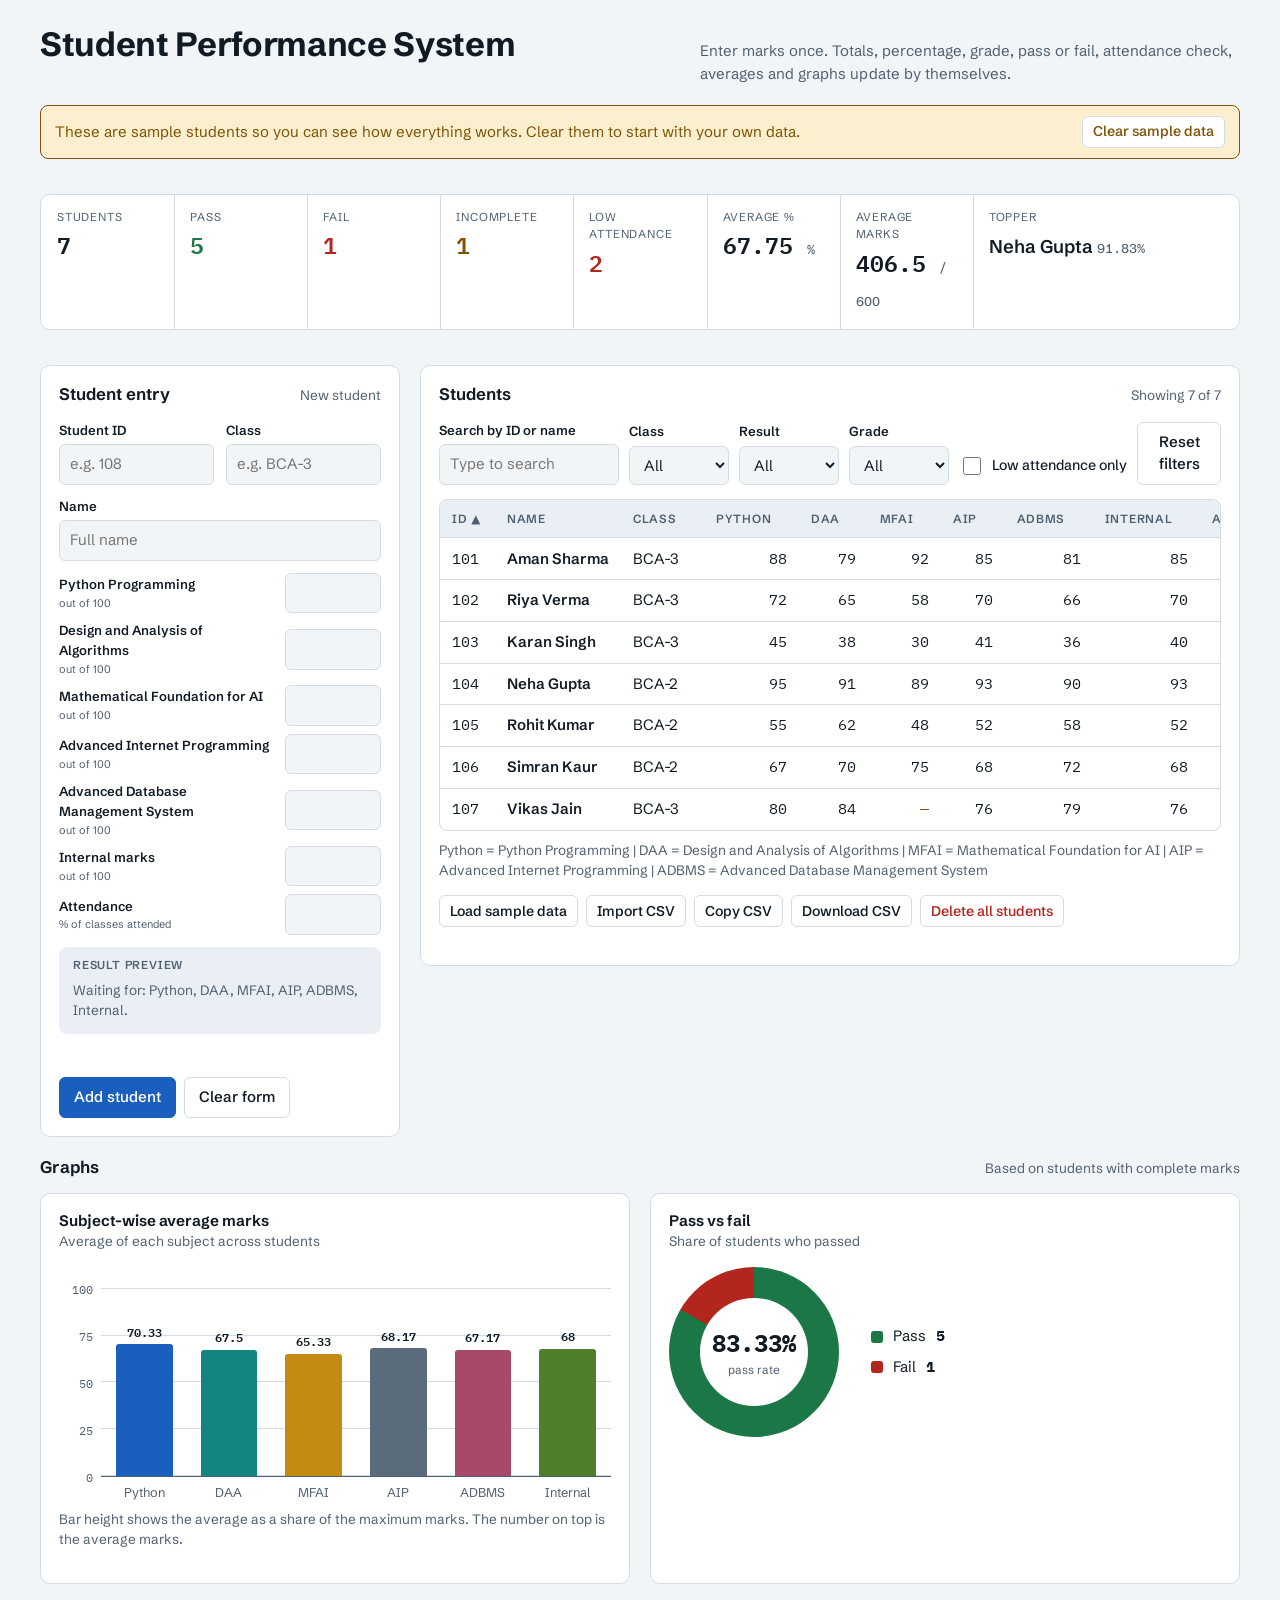
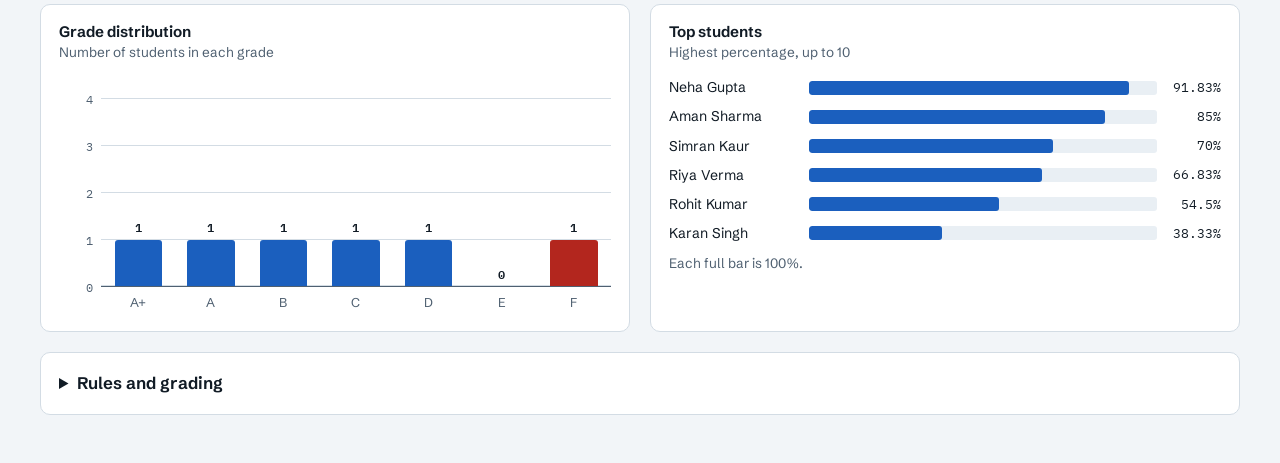
<file: index.html>
<!DOCTYPE html>
<html lang="en">
<head>
<meta charset="utf-8">
<meta name="viewport" content="width=device-width, initial-scale=1">
<title>Student Performance System</title>
<link rel="preconnect" href="https://fonts.googleapis.com">
<link rel="preconnect" href="https://fonts.gstatic.com" crossorigin>
<link rel="stylesheet" href="https://fonts.googleapis.com/css2?family=IBM+Plex+Mono:wght@400;500;600&family=Schibsted+Grotesk:wght@400;500;600;700&display=swap">
<link rel="stylesheet" href="style.css">
</head>
<body>
<div class="wrap">
  <header class="top">
    <h1>Student Performance System</h1>
    <p>Enter marks once. Totals, percentage, grade, pass or fail, attendance check, averages and graphs update by themselves.</p>
  </header>

  <div class="banner" id="sampleBanner" hidden>
    <span>These are sample students so you can see how everything works. Clear them to start with your own data.</span>
    <button type="button" class="btn small" id="clearSample">Clear sample data</button>
  </div>

  <dl class="summary" id="summary" aria-label="Summary of all students"></dl>

  <div class="layout">
    <section class="panel entry" aria-labelledby="entryTitle">
      <div class="panel-head">
        <h2 id="entryTitle">Student entry</h2>
        <span class="hint" id="modeHint">New student</span>
      </div>
      <form id="entryForm" novalidate>
        <div class="row">
          <div class="field"><label for="f-id">Student ID</label><input type="text" id="f-id" autocomplete="off" placeholder="e.g. 108"></div>
          <div class="field"><label for="f-class">Class</label><input type="text" id="f-class" autocomplete="off" placeholder="e.g. BCA-3"></div>
          <div class="field full"><label for="f-name">Name</label><input type="text" id="f-name" autocomplete="off" placeholder="Full name"></div>
          <div class="field full"><div class="mark-list" id="markFields"></div></div>
        </div>

        <div class="preview" aria-live="polite">
          <h3>Result preview</h3>
          <dl id="preview"></dl>
        </div>

        <p class="msg" id="formMsg" role="status" aria-live="polite"></p>

        <div class="btns">
          <button type="submit" class="btn primary" id="saveBtn">Add student</button>
          <button type="button" class="btn" id="clearBtn">Clear form</button>
          <button type="button" class="btn danger" id="deleteBtn" hidden>Delete student</button>
        </div>
      </form>
    </section>

    <section class="panel" aria-labelledby="tableTitle">
      <div class="panel-head">
        <h2 id="tableTitle">Students</h2>
        <span class="count" id="count"></span>
      </div>

      <div class="filters">
        <div class="field search"><label for="q">Search by ID or name</label><input type="text" id="q" autocomplete="off" placeholder="Type to search"></div>
        <div class="field"><label for="fClass">Class</label><select id="fClass"></select></div>
        <div class="field"><label for="fResult">Result</label>
          <select id="fResult"><option value="">All</option><option>Pass</option><option>Fail</option><option>Incomplete</option></select></div>
        <div class="field"><label for="fGrade">Grade</label><select id="fGrade"></select></div>
        <label class="check"><input type="checkbox" id="fLow"> Low attendance only</label>
        <button type="button" class="btn" id="resetFilters">Reset filters</button>
      </div>

      <div class="table-wrap">
        <table>
          <thead><tr id="thead"></tr></thead>
          <tbody id="tbody"></tbody>
        </table>
      </div>
      <p class="empty" id="emptyMsg" hidden></p>
      <p class="hint" id="subjectKey" style="margin-top:10px"></p>

      <div class="tools">
        <button type="button" class="btn small" id="loadSample">Load sample data</button>
        <button type="button" class="btn small" id="importBtn">Import CSV</button>
        <input type="file" id="importFile" accept=".csv,text/csv" hidden>
        <button type="button" class="btn small" id="copyCsv">Copy CSV</button>
        <button type="button" class="btn small" id="downloadCsv">Download CSV</button>
        <button type="button" class="btn small danger" id="clearAll">Delete all students</button>
      </div>
      <p class="msg" id="toolMsg" role="status" aria-live="polite"></p>
      <textarea class="csvbox" id="csvBox" readonly hidden aria-label="CSV text"></textarea>
    </section>
  </div>

  <section aria-labelledby="chartsTitle">
    <div class="panel-head"><h2 id="chartsTitle">Graphs</h2><span class="hint">Based on students with complete marks</span></div>
    <div class="charts">
      <div class="panel chart-card"><h3>Subject-wise average marks</h3><p class="hint">Average of each subject across students</p><div id="chartSubjects"></div></div>
      <div class="panel chart-card"><h3>Pass vs fail</h3><p class="hint">Share of students who passed</p><div id="chartPass"></div></div>
      <div class="panel chart-card"><h3>Grade distribution</h3><p class="hint">Number of students in each grade</p><div id="chartGrades"></div></div>
      <div class="panel chart-card"><h3>Top students</h3><p class="hint">Highest percentage, up to 10</p><div id="chartTop"></div></div>
    </div>
  </section>

  <section class="panel">
    <details class="rules" id="rules">
      <summary>Rules and grading</summary>
      <div class="rule-grid">
        <div class="field"><label for="r-maxSub">Max marks per subject</label><input type="number" id="r-maxSub" min="1" step="any"></div>
        <div class="field"><label for="r-maxInt">Max internal marks</label><input type="number" id="r-maxInt" min="1" step="any"></div>
        <div class="field"><label for="r-subPass">Pass marks per subject</label><input type="number" id="r-subPass" min="0" step="any"></div>
        <div class="field"><label for="r-overPass">Pass percentage overall</label><input type="number" id="r-overPass" min="0" max="100" step="any"></div>
        <div class="field"><label for="r-minAtt">Minimum attendance %</label><input type="number" id="r-minAtt" min="0" max="100" step="any"></div>
      </div>
      <p class="hint">Total = all five subjects + Internal. Percentage = Total divided by the maximum total. A student passes when every subject (Internal not included) is at or above the pass marks and the overall percentage is at or above the pass percentage. A failed student always gets grade F.</p>
      <p class="grades" aria-label="Grade bands"><span>A+ 90 and above</span><span>A 80 to 89</span><span>B 70 to 79</span><span>C 60 to 69</span><span>D 50 to 59</span><span>E 40 to 49</span><span>F below 40</span></p>
      <p class="msg info" id="ruleMsg"></p>
      <div class="btns"><button type="button" class="btn small" id="resetRules">Reset rules to default</button></div>
    </details>
  </section>
</div>

<script src="script.js"></script>
</body>
</html>
</file>
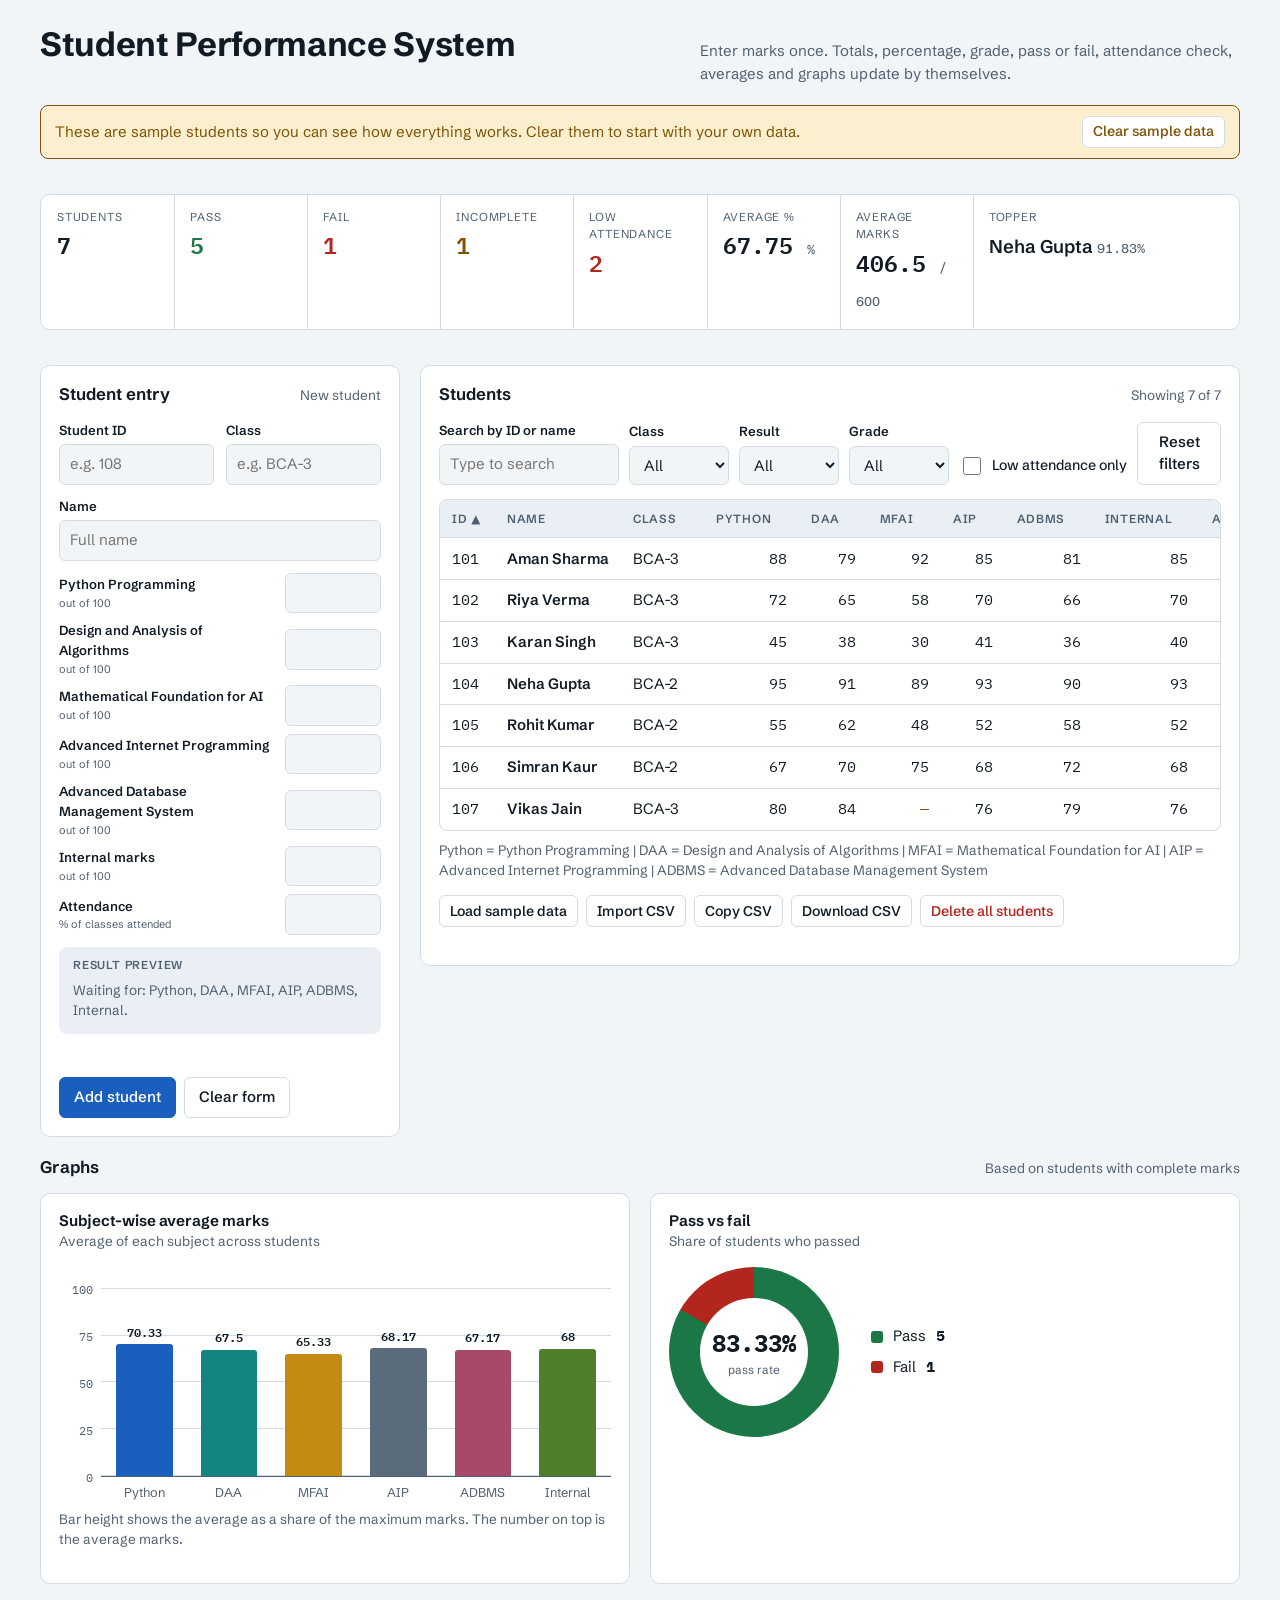
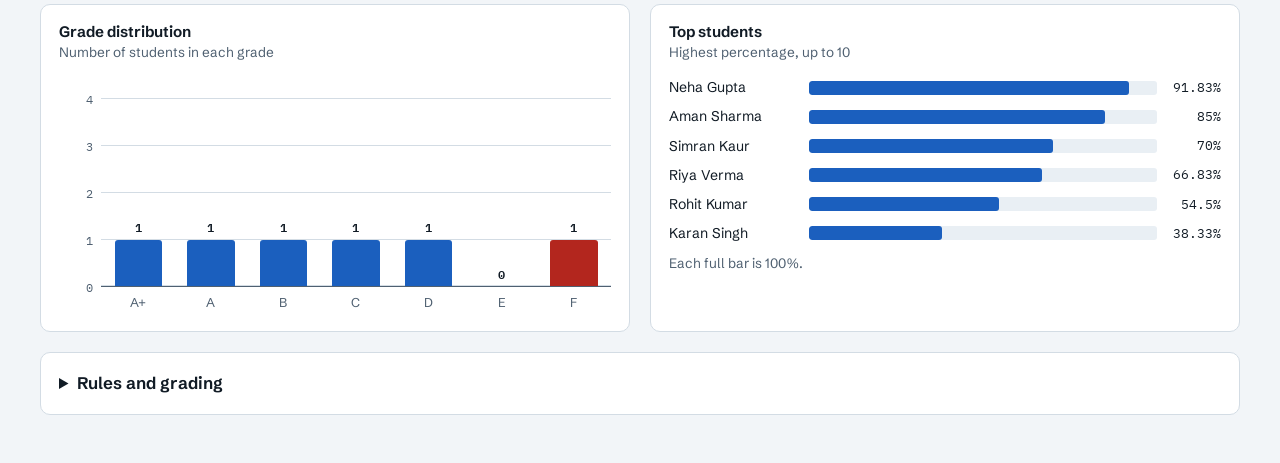
<file: Student_Performance_System_ONE_FILE.html>
<!DOCTYPE html>
<html lang="en">
<head>
<meta charset="utf-8">
<meta name="viewport" content="width=device-width, initial-scale=1">
<title>Student Performance System</title>
<link rel="preconnect" href="https://fonts.googleapis.com">
<link rel="preconnect" href="https://fonts.gstatic.com" crossorigin>
<link rel="stylesheet" href="https://fonts.googleapis.com/css2?family=IBM+Plex+Mono:wght@400;500;600&family=Schibsted+Grotesk:wght@400;500;600;700&display=swap">
<style>
/* Student Performance System - styles */
html { color-scheme: light; }
html, body { margin: 0; }
img { max-width: 100%; }
[hidden] { display: none !important; }

/* Layout: summary strip on top, entry form beside a sortable result table, charts and rules below. */
:root {
  --bg: #F2F5F8;
  --surface: #FFFFFF;
  --surface-2: #E9EFF4;
  --fg: #111B25;
  --muted: #4F6071;
  --line: #D3DCE4;
  --accent: #1B5FBE;
  --accent-fg: #FFFFFF;
  --good: #1B7746;
  --good-bg: #E2F3E9;
  --bad: #B3261E;
  --bad-bg: #FBE6E4;
  --warn: #7E5200;
  --warn-bg: #FBEFCF;
  --s1: #1B5FBE;
  --s2: #11857F;
  --s3: #C58A12;
  --s4: #5A6B7B;
  --s5: #A8486B;
  --s6: #4F7F2A;
  --font-body: "Schibsted Grotesk", system-ui, -apple-system, "Segoe UI", Roboto, sans-serif;
  --font-mono: "IBM Plex Mono", ui-monospace, "SF Mono", Consolas, monospace;
}
@media (prefers-color-scheme: dark) {
  :root:not([data-theme="light"]) {
    --bg: #0E151C;
    --surface: #161F28;
    --surface-2: #1E2A35;
    --fg: #E6EDF3;
    --muted: #96A7B6;
    --line: #2A3743;
    --accent: #6AA6FF;
    --accent-fg: #0B1520;
    --good: #5DC68C;
    --good-bg: #153121;
    --bad: #FF8F85;
    --bad-bg: #3A1D1B;
    --warn: #F0BB52;
    --warn-bg: #352A10;
    --s1: #6AA6FF;
    --s2: #4CC2BC;
    --s3: #E2B24C;
    --s4: #9DB0C2;
    --s5: #E083A3;
    --s6: #9CCB6A;
    color-scheme: dark;
  }
}
:root[data-theme="dark"] {
  --bg: #0E151C;
  --surface: #161F28;
  --surface-2: #1E2A35;
  --fg: #E6EDF3;
  --muted: #96A7B6;
  --line: #2A3743;
  --accent: #6AA6FF;
  --accent-fg: #0B1520;
  --good: #5DC68C;
  --good-bg: #153121;
  --bad: #FF8F85;
  --bad-bg: #3A1D1B;
  --warn: #F0BB52;
  --warn-bg: #352A10;
  --s1: #6AA6FF;
  --s2: #4CC2BC;
  --s3: #E2B24C;
  --s4: #9DB0C2;
  --s5: #E083A3;
  --s6: #9CCB6A;
  color-scheme: dark;
}

* { box-sizing: border-box; }
body {
  background: var(--bg);
  color: var(--fg);
  font-family: var(--font-body);
  font-size: 15px;
  line-height: 1.5;
  padding-inline: clamp(16px, 4vw, 40px);
  padding-block: 24px 48px;
}
.wrap { max-width: 1280px; margin: 0 auto; display: flex; flex-direction: column; gap: 20px; }
h1, h2, h3 { margin: 0; text-wrap: balance; line-height: 1.2; }
h1 { font-size: clamp(1.5rem, 1.1rem + 1.6vw, 2.1rem); font-weight: 700; letter-spacing: -0.01em; }
h2 { font-size: 1.05rem; font-weight: 650; }
p { margin: 0; }
button, input, select, textarea { font: inherit; color: inherit; }
:focus-visible { outline: 2px solid var(--accent); outline-offset: 2px; }
.mono { font-family: var(--font-mono); font-variant-numeric: tabular-nums; }

/* header */
.top { display: flex; flex-wrap: wrap; gap: 6px 24px; align-items: baseline; justify-content: space-between; }
.top p { color: var(--muted); max-width: 60ch; }

/* banner */
.banner { display: flex; flex-wrap: wrap; gap: 8px 16px; align-items: center; justify-content: space-between;
  background: var(--warn-bg); color: var(--warn); border: 1px solid var(--warn); border-radius: 8px; padding: 10px 14px; }
.banner[hidden] { display: none !important; }
.banner span { min-width: 0; }

/* summary strip */
.summary { display: grid; grid-template-columns: repeat(auto-fit, minmax(128px, 1fr)); background: var(--surface);
  border: 1px solid var(--line); border-radius: 10px; overflow: hidden; }
.summary > div { padding: 14px 16px; border-right: 1px solid var(--line); border-bottom: 1px solid var(--line); margin: 0 -1px -1px 0; min-width: 0; }
.summary dt { font-size: 0.72rem; text-transform: uppercase; letter-spacing: 0.07em; color: var(--muted); }
.summary dd { margin: 2px 0 0; font-family: var(--font-mono); font-variant-numeric: tabular-nums; font-size: 1.45rem; font-weight: 600; overflow-wrap: anywhere; }
.summary dd small { font-family: var(--font-body); font-size: 0.8rem; font-weight: 500; color: var(--muted); }
.summary .t-pass dd { color: var(--good); }
.summary .t-fail dd { color: var(--bad); }
.summary .t-warn dd { color: var(--warn); }
.summary .wide { grid-column: span 2; }
.summary .wide dd { font-family: var(--font-body); font-size: 1.15rem; padding-top: 5px; }

/* panels */
.panel { background: var(--surface); border: 1px solid var(--line); border-radius: 10px; padding: 18px; min-width: 0; }
.panel-head { display: flex; flex-wrap: wrap; gap: 8px 16px; align-items: baseline; justify-content: space-between; margin-bottom: 14px; }
.hint { color: var(--muted); font-size: 0.85rem; }

.layout { display: grid; grid-template-columns: minmax(300px, 360px) minmax(0, 1fr); gap: 20px; align-items: start; }
.entry { position: sticky; top: calc(env(safe-area-inset-top, 0px) + 16px); }
@media (max-width: 960px) {
  .layout { grid-template-columns: minmax(0, 1fr); }
  .entry { position: static; }
}

/* form */
form { display: flex; flex-direction: column; gap: 12px; }
.row { display: grid; grid-template-columns: repeat(2, minmax(0, 1fr)); gap: 12px; }
.field { display: flex; flex-direction: column; gap: 4px; min-width: 0; }
.field.full { grid-column: 1 / -1; }
label { font-size: 0.82rem; font-weight: 600; }
label small { font-weight: 400; color: var(--muted); }
input[type=text], input[type=number], select {
  width: 100%; background: var(--bg); border: 1px solid var(--line); border-radius: 6px; padding: 8px 10px; min-height: 38px;
}
input:hover, select:hover { border-color: var(--muted); }
input[aria-invalid="true"] { border-color: var(--bad); }

.preview { background: var(--surface-2); border-radius: 8px; padding: 12px 14px; }
.preview h3 { font-size: 0.72rem; text-transform: uppercase; letter-spacing: 0.07em; color: var(--muted); font-weight: 600; margin-bottom: 8px; }
.preview dl { display: grid; grid-template-columns: repeat(2, minmax(0, 1fr)); gap: 6px 12px; margin: 0; }
.preview dt { font-size: 0.78rem; color: var(--muted); }
.preview dd { margin: 0; font-family: var(--font-mono); font-variant-numeric: tabular-nums; font-weight: 600; }
.preview .note { grid-column: 1 / -1; color: var(--muted); font-size: 0.85rem; font-family: var(--font-body); font-weight: 400; }

.msg { min-height: 1.4em; font-size: 0.88rem; }
.msg.ok { color: var(--good); }
.msg.err { color: var(--bad); }
.msg.info { color: var(--warn); }

/* buttons */
.btns { display: flex; flex-wrap: wrap; gap: 8px; }
.btn { border: 1px solid var(--line); background: var(--surface); border-radius: 6px; padding: 8px 14px; min-height: 38px; cursor: pointer; font-weight: 550; }
.btn:hover { border-color: var(--muted); background: var(--surface-2); }
.btn.primary { background: var(--accent); color: var(--accent-fg); border-color: var(--accent); }
.btn.primary:hover { filter: brightness(1.08); background: var(--accent); }
.btn.danger { color: var(--bad); }
.btn.danger.armed { background: var(--bad); color: var(--bg); border-color: var(--bad); }
.btn[hidden] { display: none !important; }
.btn.small { min-height: 32px; padding: 4px 10px; font-size: 0.88rem; }

/* filters */
.filters { display: grid; grid-template-columns: minmax(180px, 2fr) repeat(3, minmax(100px, 1fr)) auto auto; gap: 10px; align-items: end; margin-bottom: 14px; }
.check { display: flex; align-items: center; gap: 8px; min-height: 38px; font-size: 0.88rem; font-weight: 500; white-space: nowrap; }
.check input { width: 18px; height: 18px; accent-color: var(--accent); }
@media (max-width: 760px) { .filters { grid-template-columns: repeat(2, minmax(0, 1fr)); } .filters .field.search { grid-column: 1 / -1; } }

/* table */
.table-wrap { overflow-x: auto; border: 1px solid var(--line); border-radius: 8px; }
table { border-collapse: collapse; width: 100%; min-width: 1240px; }
th, td { padding: 9px 12px; text-align: left; border-bottom: 1px solid var(--line); white-space: nowrap; }
tbody tr:last-child td { border-bottom: 0; }
th { background: var(--surface-2); font-size: 0.74rem; text-transform: uppercase; letter-spacing: 0.06em; color: var(--muted); padding: 0; }
th .th { width: 100%; text-align: inherit; background: none; border: 0; padding: 10px 12px; cursor: pointer; font-size: inherit; text-transform: inherit; letter-spacing: inherit; color: inherit; font-weight: 600; }
th .th:hover { color: var(--fg); }
th .arrow { display: inline-block; width: 1em; }
td.num, th.num { text-align: right; }
th.num .th { text-align: right; }
td.num { font-family: var(--font-mono); font-variant-numeric: tabular-nums; }
td.name { font-weight: 600; }
td.grade { font-family: var(--font-mono); font-weight: 700; }
tbody tr { cursor: pointer; }
tbody tr:hover { background: var(--surface-2); }
tbody tr.is-editing { background: var(--surface-2); box-shadow: inset 3px 0 0 var(--accent); }
.miss { color: var(--warn); }
.pill { display: inline-block; padding: 1px 9px; border-radius: 99px; font-size: 0.78rem; font-weight: 650; }
.pill.pass { background: var(--good-bg); color: var(--good); }
.pill.fail { background: var(--bad-bg); color: var(--bad); }
.pill.inc { background: var(--warn-bg); color: var(--warn); }
.tag-low { color: var(--bad); font-size: 0.75rem; font-weight: 650; margin-left: 6px; font-family: var(--font-body); }
.empty { padding: 28px 16px; text-align: center; color: var(--muted); }
.count { color: var(--muted); font-size: 0.85rem; }

.tools { display: flex; flex-wrap: wrap; gap: 8px; margin-top: 14px; align-items: center; }
.csvbox { width: 100%; min-height: 110px; margin-top: 10px; background: var(--bg); border: 1px solid var(--line); border-radius: 6px; padding: 8px; font-family: var(--font-mono); font-size: 0.8rem; }
.csvbox[hidden] { display: none !important; }

/* charts */
.charts { display: grid; grid-template-columns: repeat(2, minmax(0, 1fr)); gap: 20px; }
@media (max-width: 860px) { .charts { grid-template-columns: minmax(0, 1fr); } }
.chart-card h3 { font-size: 0.95rem; font-weight: 650; margin-bottom: 2px; }
.chart-card .hint { margin-bottom: 14px; }
.vchart { display: grid; grid-template-columns: 34px minmax(0, 1fr); grid-template-rows: 210px auto; column-gap: 8px; }
.yaxis { position: relative; margin-top: 22px; height: 188px; align-self: end; }
.ytick { position: absolute; right: 0; transform: translateY(50%); font-family: var(--font-mono); font-size: 0.72rem; color: var(--muted); }
.plot { position: relative; margin-top: 22px; height: 188px; align-self: end; border-bottom: 1px solid var(--muted); }
.gridline { position: absolute; left: 0; right: 0; border-top: 1px solid var(--line); }
.cols { position: absolute; inset: 0; display: grid; grid-auto-flow: column; grid-auto-columns: minmax(0, 1fr); gap: 10px; padding-inline: 6px; }
.col { position: relative; }
.bar { position: absolute; left: 12%; right: 12%; bottom: 0; border-radius: 3px 3px 0 0; min-height: 0; }
.bar-val { position: absolute; left: 0; right: 0; text-align: center; font-family: var(--font-mono); font-size: 0.78rem; font-weight: 600; margin-bottom: 3px; }
.xlabels { grid-column: 2; display: grid; grid-auto-flow: column; grid-auto-columns: minmax(0, 1fr); gap: 10px; padding: 6px 6px 0; }
.xlabels span { text-align: center; font-size: 0.8rem; color: var(--muted); overflow-wrap: anywhere; }
.donut-row { display: flex; flex-wrap: wrap; align-items: center; gap: 20px 32px; }
.donut { width: 170px; height: 170px; border-radius: 50%; display: grid; place-items: center; flex: none; }
.donut-hole { width: 108px; height: 108px; border-radius: 50%; background: var(--surface); display: flex; flex-direction: column; align-items: center; justify-content: center; }
.donut-hole strong { font-family: var(--font-mono); font-size: 1.5rem; }
.donut-hole span { font-size: 0.74rem; color: var(--muted); }
.legend { list-style: none; margin: 0; padding: 0; display: flex; flex-direction: column; gap: 8px; }
.legend li { display: flex; align-items: center; gap: 10px; }
.swatch { width: 12px; height: 12px; border-radius: 3px; flex: none; }
.legend b { font-family: var(--font-mono); }
.hbars { display: flex; flex-direction: column; gap: 8px; }
.hrow { display: grid; grid-template-columns: minmax(70px, 130px) minmax(0, 1fr) 54px; gap: 10px; align-items: center; }
.hrow .nm { font-size: 0.88rem; overflow: hidden; text-overflow: ellipsis; white-space: nowrap; }
.htrack { height: 14px; background: var(--surface-2); border-radius: 3px; overflow: hidden; }
.hfill { height: 100%; background: var(--s1); border-radius: 3px; }
.hrow .v { font-family: var(--font-mono); font-size: 0.82rem; text-align: right; }
.chart-empty { color: var(--muted); padding: 24px 0; }

/* rules */
details.rules summary { cursor: pointer; font-weight: 650; font-size: 1.05rem; }
details.rules[open] summary { margin-bottom: 14px; }
.rule-grid { display: grid; grid-template-columns: repeat(auto-fit, minmax(170px, 1fr)); gap: 12px; margin-bottom: 14px; }
.grades { display: flex; flex-wrap: wrap; gap: 6px 18px; margin: 10px 0 0; font-family: var(--font-mono); font-size: 0.85rem; }

@media (prefers-reduced-motion: no-preference) {
  .btn, tbody tr, .hfill { transition: background-color 0.12s, border-color 0.12s, filter 0.12s; }
}

/* subject entry rows: long subject names on the left, small input on the right */
.mark-list { display: flex; flex-direction: column; gap: 8px; }
.mark-row { display: grid; grid-template-columns: minmax(0, 1fr) 96px; gap: 12px; align-items: center; }
.mark-row label small { display: block; }
@media (max-width: 520px) { .xlabels span { font-size: 0.6rem; overflow-wrap: normal; } .bar-val { font-size: 0.64rem; } }
</style>
</head>
<body>
<div class="wrap">
  <header class="top">
    <h1>Student Performance System</h1>
    <p>Enter marks once. Totals, percentage, grade, pass or fail, attendance check, averages and graphs update by themselves.</p>
  </header>

  <div class="banner" id="sampleBanner" hidden>
    <span>These are sample students so you can see how everything works. Clear them to start with your own data.</span>
    <button type="button" class="btn small" id="clearSample">Clear sample data</button>
  </div>

  <dl class="summary" id="summary" aria-label="Summary of all students"></dl>

  <div class="layout">
    <section class="panel entry" aria-labelledby="entryTitle">
      <div class="panel-head">
        <h2 id="entryTitle">Student entry</h2>
        <span class="hint" id="modeHint">New student</span>
      </div>
      <form id="entryForm" novalidate>
        <div class="row">
          <div class="field"><label for="f-id">Student ID</label><input type="text" id="f-id" autocomplete="off" placeholder="e.g. 108"></div>
          <div class="field"><label for="f-class">Class</label><input type="text" id="f-class" autocomplete="off" placeholder="e.g. BCA-3"></div>
          <div class="field full"><label for="f-name">Name</label><input type="text" id="f-name" autocomplete="off" placeholder="Full name"></div>
          <div class="field full"><div class="mark-list" id="markFields"></div></div>
        </div>

        <div class="preview" aria-live="polite">
          <h3>Result preview</h3>
          <dl id="preview"></dl>
        </div>

        <p class="msg" id="formMsg" role="status" aria-live="polite"></p>

        <div class="btns">
          <button type="submit" class="btn primary" id="saveBtn">Add student</button>
          <button type="button" class="btn" id="clearBtn">Clear form</button>
          <button type="button" class="btn danger" id="deleteBtn" hidden>Delete student</button>
        </div>
      </form>
    </section>

    <section class="panel" aria-labelledby="tableTitle">
      <div class="panel-head">
        <h2 id="tableTitle">Students</h2>
        <span class="count" id="count"></span>
      </div>

      <div class="filters">
        <div class="field search"><label for="q">Search by ID or name</label><input type="text" id="q" autocomplete="off" placeholder="Type to search"></div>
        <div class="field"><label for="fClass">Class</label><select id="fClass"></select></div>
        <div class="field"><label for="fResult">Result</label>
          <select id="fResult"><option value="">All</option><option>Pass</option><option>Fail</option><option>Incomplete</option></select></div>
        <div class="field"><label for="fGrade">Grade</label><select id="fGrade"></select></div>
        <label class="check"><input type="checkbox" id="fLow"> Low attendance only</label>
        <button type="button" class="btn" id="resetFilters">Reset filters</button>
      </div>

      <div class="table-wrap">
        <table>
          <thead><tr id="thead"></tr></thead>
          <tbody id="tbody"></tbody>
        </table>
      </div>
      <p class="empty" id="emptyMsg" hidden></p>
      <p class="hint" id="subjectKey" style="margin-top:10px"></p>

      <div class="tools">
        <button type="button" class="btn small" id="loadSample">Load sample data</button>
        <button type="button" class="btn small" id="importBtn">Import CSV</button>
        <input type="file" id="importFile" accept=".csv,text/csv" hidden>
        <button type="button" class="btn small" id="copyCsv">Copy CSV</button>
        <button type="button" class="btn small" id="downloadCsv">Download CSV</button>
        <button type="button" class="btn small danger" id="clearAll">Delete all students</button>
      </div>
      <p class="msg" id="toolMsg" role="status" aria-live="polite"></p>
      <textarea class="csvbox" id="csvBox" readonly hidden aria-label="CSV text"></textarea>
    </section>
  </div>

  <section aria-labelledby="chartsTitle">
    <div class="panel-head"><h2 id="chartsTitle">Graphs</h2><span class="hint">Based on students with complete marks</span></div>
    <div class="charts">
      <div class="panel chart-card"><h3>Subject-wise average marks</h3><p class="hint">Average of each subject across students</p><div id="chartSubjects"></div></div>
      <div class="panel chart-card"><h3>Pass vs fail</h3><p class="hint">Share of students who passed</p><div id="chartPass"></div></div>
      <div class="panel chart-card"><h3>Grade distribution</h3><p class="hint">Number of students in each grade</p><div id="chartGrades"></div></div>
      <div class="panel chart-card"><h3>Top students</h3><p class="hint">Highest percentage, up to 10</p><div id="chartTop"></div></div>
    </div>
  </section>

  <section class="panel">
    <details class="rules" id="rules">
      <summary>Rules and grading</summary>
      <div class="rule-grid">
        <div class="field"><label for="r-maxSub">Max marks per subject</label><input type="number" id="r-maxSub" min="1" step="any"></div>
        <div class="field"><label for="r-maxInt">Max internal marks</label><input type="number" id="r-maxInt" min="1" step="any"></div>
        <div class="field"><label for="r-subPass">Pass marks per subject</label><input type="number" id="r-subPass" min="0" step="any"></div>
        <div class="field"><label for="r-overPass">Pass percentage overall</label><input type="number" id="r-overPass" min="0" max="100" step="any"></div>
        <div class="field"><label for="r-minAtt">Minimum attendance %</label><input type="number" id="r-minAtt" min="0" max="100" step="any"></div>
      </div>
      <p class="hint">Total = all five subjects + Internal. Percentage = Total divided by the maximum total. A student passes when every subject (Internal not included) is at or above the pass marks and the overall percentage is at or above the pass percentage. A failed student always gets grade F.</p>
      <p class="grades" aria-label="Grade bands"><span>A+ 90 and above</span><span>A 80 to 89</span><span>B 70 to 79</span><span>C 60 to 69</span><span>D 50 to 59</span><span>E 40 to 49</span><span>F below 40</span></p>
      <p class="msg info" id="ruleMsg"></p>
      <div class="btns"><button type="button" class="btn small" id="resetRules">Reset rules to default</button></div>
    </details>
  </section>
</div>

<script>
// ===== LOGIC-START =====
const DEFAULT_RULES = { maxSub: 100, maxInt: 100, subPass: 33, overPass: 40, minAtt: 75 };
const GRADE_BANDS = [[90, 'A+'], [80, 'A'], [70, 'B'], [60, 'C'], [50, 'D'], [40, 'E']];
const ALL_GRADES = ['A+', 'A', 'B', 'C', 'D', 'E', 'F'];
// Subjects badalne ya add karne ke liye sirf ye list edit karo (key chhota aur bina space ke rakho).
const SUBJECTS = [
  { key: 'python', short: 'Python', label: 'Python Programming' },
  { key: 'daa', short: 'DAA', label: 'Design and Analysis of Algorithms' },
  { key: 'mfai', short: 'MFAI', label: 'Mathematical Foundation for AI' },
  { key: 'aip', short: 'AIP', label: 'Advanced Internet Programming' },
  { key: 'adbms', short: 'ADBMS', label: 'Advanced Database Management System' }
];
const SUBJECT_KEYS = SUBJECTS.map(s => s.key);
const MARK_KEYS = SUBJECT_KEYS.concat(['internal']);
const NUM_KEYS = MARK_KEYS.concat(['attendance']);
const LABELS = { internal: 'Internal marks', attendance: 'Attendance' };
SUBJECTS.forEach(s => { LABELS[s.key] = s.short + ' marks'; });
function maxTotalFor(rules) { return SUBJECTS.length * rules.maxSub + rules.maxInt; }
// id, name, class, [marks in SUBJECTS order], internal, attendance
const SAMPLE = [
  ['101', 'Aman Sharma', 'BCA-3', [88, 79, 92, 85, 81], 85, 91],
  ['102', 'Riya Verma', 'BCA-3', [72, 65, 58, 70, 66], 70, 82],
  ['103', 'Karan Singh', 'BCA-3', [45, 38, 30, 41, 36], 40, 60],
  ['104', 'Neha Gupta', 'BCA-2', [95, 91, 89, 93, 90], 93, 96],
  ['105', 'Rohit Kumar', 'BCA-2', [55, 62, 48, 52, 58], 52, 73],
  ['106', 'Simran Kaur', 'BCA-2', [67, 70, 75, 68, 72], 68, 88],
  ['107', 'Vikas Jain', 'BCA-3', [80, 84, null, 76, 79], 76, 79]
].map(r => {
  const s = { id: r[0], name: r[1], cls: r[2], internal: r[4], attendance: r[5] };
  SUBJECT_KEYS.forEach((k, i) => { s[k] = r[3][i]; });
  return s;
});

function gradeFor(pct) {
  for (const [limit, g] of GRADE_BANDS) if (pct >= limit) return g;
  return 'F';
}
function maxFor(key, rules) {
  if (key === 'internal') return rules.maxInt;
  if (key === 'attendance') return 100;
  return rules.maxSub;
}
function compute(s, rules) {
  const marks = MARK_KEYS.map(k => s[k]);
  const att = s.attendance;
  const attStatus = att == null ? 'Missing' : (att >= rules.minAtt ? 'OK' : 'Low');
  if (marks.some(m => m == null)) {
    return { total: null, pct: null, grade: '-', result: 'Incomplete', attStatus };
  }
  const total = marks.reduce((a, b) => a + b, 0);
  const maxTotal = maxTotalFor(rules);
  const pct = total / maxTotal * 100;
  const subjectsOk = SUBJECT_KEYS.every(k => s[k] >= rules.subPass);
  const result = (subjectsOk && pct >= rules.overPass) ? 'Pass' : 'Fail';
  return { total, pct, grade: result === 'Pass' ? gradeFor(pct) : 'F', result, attStatus };
}
function fmt(n) {
  if (n == null) return '';
  return String(Number(n.toFixed(2)));
}
function toNumber(text) {
  const t = String(text == null ? '' : text).trim();
  if (t === '') return { blank: true };
  const v = Number(t);
  if (!isFinite(v)) return { bad: true };
  return { value: v };
}
function summarize(students, rules) {
  const rows = students.map(s => ({ s, c: compute(s, rules) }));
  const complete = rows.filter(r => r.c.result !== 'Incomplete');
  const out = {
    total: students.length, complete: complete.length, incomplete: students.length - complete.length,
    passed: complete.filter(r => r.c.result === 'Pass').length,
    failed: complete.filter(r => r.c.result === 'Fail').length,
    low: rows.filter(r => r.c.attStatus === 'Low').length,
    avgTotal: null, avgPct: null, topper: null
  };
  if (complete.length) {
    out.avgTotal = complete.reduce((a, r) => a + r.c.total, 0) / complete.length;
    out.avgPct = complete.reduce((a, r) => a + r.c.pct, 0) / complete.length;
    const top = complete.reduce((a, r) => (r.c.pct > a.c.pct ? r : a));
    out.topper = { name: top.s.name, pct: top.c.pct };
  }
  return out;
}
function parseCSV(text) {
  text = String(text).replace(/^﻿/, '');
  const rows = []; let row = [], cur = '', q = false;
  for (let i = 0; i < text.length; i++) {
    const c = text[i];
    if (q) {
      if (c === '"') { if (text[i + 1] === '"') { cur += '"'; i++; } else q = false; }
      else cur += c;
    } else if (c === '"') q = true;
    else if (c === ',') { row.push(cur); cur = ''; }
    else if (c === '\n' || c === '\r') { if (c === '\r' && text[i + 1] === '\n') i++; row.push(cur); cur = ''; rows.push(row); row = []; }
    else cur += c;
  }
  if (cur !== '' || row.length) { row.push(cur); rows.push(row); }
  return rows.filter(r => r.some(x => x.trim() !== ''));
}
function csvCell(v) {
  const t = v == null ? '' : String(v);
  return /[",\n\r]/.test(t) ? '"' + t.replace(/"/g, '""') + '"' : t;
}
function buildCSV(students, rules) {
  const head = ['id', 'name', 'class'].concat(NUM_KEYS, ['total', 'percentage', 'grade', 'result', 'attendance_status']);
  const lines = [head.join(',')];
  for (const s of students) {
    const c = compute(s, rules);
    lines.push([s.id, s.name, s.cls].concat(NUM_KEYS.map(k => s[k]), [
      c.total, c.pct == null ? '' : fmt(c.pct), c.grade, c.result, c.attStatus]).map(csvCell).join(','));
  }
  return lines.join('\n');
}
function importCSV(text, existing, rules) {
  const rows = parseCSV(text);
  if (rows.length < 2) return { error: 'The CSV needs a header row and at least one student row.' };
  const head = rows[0].map(h => h.trim().toLowerCase().replace(/[\s_-]+/g, ''));
  const col = n => head.indexOf(n);
  const idx = { id: col('id') >= 0 ? col('id') : col('studentid'), name: col('name'), cls: col('class'),
    internal: col('internal'), attendance: col('attendance') };
  SUBJECTS.forEach(sub => {
    const names = [sub.key, sub.short, sub.label].map(n => n.toLowerCase().replace(/[\s_-]+/g, ''));
    const found = names.map(n => col(n)).find(i => i >= 0);
    idx[sub.key] = found === undefined ? -1 : found;
  });
  if (idx.id < 0) return { error: 'The first row must have an "id" column.' };
  const seen = new Set(existing.map(s => s.id));
  const added = []; let noId = 0, dup = 0, cleared = 0;
  for (const r of rows.slice(1)) {
    const id = (r[idx.id] || '').trim();
    if (!id) { noId++; continue; }
    if (seen.has(id)) { dup++; continue; }
    seen.add(id);
    const s = { id, name: ((idx.name >= 0 && r[idx.name]) || '').trim() || 'Unknown', cls: ((idx.cls >= 0 && r[idx.cls]) || '').trim() || '-' };
    for (const k of NUM_KEYS) {
      const t = idx[k] >= 0 ? toNumber(r[idx[k]]) : { blank: true };
      if (t.blank) s[k] = null;
      else if (t.bad || t.value < 0 || t.value > maxFor(k, rules)) { s[k] = null; cleared++; }
      else s[k] = t.value;
    }
    added.push(s);
  }
  return { added, noId, dup, cleared };
}
// ===== LOGIC-END =====

(function () {
  const $ = id => document.getElementById(id);
  const esc = t => String(t).replace(/[&<>"']/g, c => ({ '&': '&amp;', '<': '&lt;', '>': '&gt;', '"': '&quot;', "'": '&#39;' }[c]));
  const STORE_KEY = 'sps.v2';
  const FIELD_IDS = ['id', 'name', 'class'].concat(NUM_KEYS).map(k => 'f-' + k);
  const normalizeStudent = s => { const o = Object.assign({ id: '', name: 'Unknown', cls: '-' }, s); NUM_KEYS.forEach(k => { if (o[k] === undefined) o[k] = null; }); return o; };

  const state = { students: [], rules: Object.assign({}, DEFAULT_RULES), sample: false, editing: null,
    sort: { key: 'id', dir: 1 } };

  // ---------- storage (per-browser convenience, page works without it) ----------
  function load() {
    try {
      const raw = localStorage.getItem(STORE_KEY);
      if (raw) {
        const d = JSON.parse(raw);
        if (d && Array.isArray(d.students)) {
          state.students = d.students.map(normalizeStudent);
          state.rules = Object.assign({}, DEFAULT_RULES, d.rules || {});
          state.sample = !!d.sample;
          return;
        }
      }
    } catch (e) { /* ignore */ }
    state.students = SAMPLE.map(s => Object.assign({}, s));
    state.sample = true;
  }
  function save() {
    try { localStorage.setItem(STORE_KEY, JSON.stringify({ students: state.students, rules: state.rules, sample: state.sample })); } catch (e) { /* ignore */ }
  }
  function changed() { state.sample = false; save(); renderAll(); }

  // ---------- helpers ----------
  function setMsg(el, text, kind) { el.textContent = text || ''; el.className = 'msg' + (kind ? ' ' + kind : ''); }
  function armConfirm(btn, armedText, action) {
    if (btn.dataset.armed === '1') { btn.dataset.armed = ''; btn.classList.remove('armed'); btn.textContent = btn.dataset.label; clearTimeout(btn._t); action(); return; }
    btn.dataset.label = btn.textContent; btn.dataset.armed = '1'; btn.classList.add('armed'); btn.textContent = armedText;
    btn._t = setTimeout(() => { btn.dataset.armed = ''; btn.classList.remove('armed'); btn.textContent = btn.dataset.label; }, 3500);
  }
  const formEl = k => $('f-' + (k === 'cls' ? 'class' : k));

  // ---------- summary ----------
  function renderSummary() {
    const m = summarize(state.students, state.rules);
    const tile = (cls, label, val, extra) => `<div class="${cls}"><dt>${label}</dt><dd>${val}${extra || ''}</dd></div>`;
    $('summary').innerHTML =
      tile('', 'Students', m.total) +
      tile('t-pass', 'Pass', m.passed) +
      tile('t-fail', 'Fail', m.failed) +
      tile('t-warn', 'Incomplete', m.incomplete) +
      tile('t-fail', 'Low attendance', m.low) +
      tile('', 'Average %', m.avgPct == null ? '—' : fmt(m.avgPct), m.avgPct == null ? '' : ' <small>%</small>') +
      tile('', 'Average marks', m.avgTotal == null ? '—' : fmt(m.avgTotal), m.avgTotal == null ? '' : ' <small>/ ' + maxTotalFor(state.rules) + '</small>') +
      tile('wide', 'Topper', m.topper ? esc(m.topper.name) + ' <small>' + fmt(m.topper.pct) + '%</small>' : '—');
    $('sampleBanner').hidden = !state.sample;
  }

  // ---------- table ----------
  const COLS = [
    { key: 'id', label: 'ID' }, { key: 'name', label: 'Name' }, { key: 'cls', label: 'Class' },
    ...SUBJECTS.map(s => ({ key: s.key, label: s.short, title: s.label, num: true })),
    { key: 'internal', label: 'Internal', num: true }, { key: 'attendance', label: 'Attendance', num: true },
    { key: 'total', label: 'Total', num: true }, { key: 'pct', label: 'Percent', num: true },
    { key: 'grade', label: 'Grade' }, { key: 'result', label: 'Result' }
  ];
  function renderHead() {
    $('thead').innerHTML = COLS.map(c => {
      const active = state.sort.key === c.key;
      const arrow = active ? (state.sort.dir === 1 ? '▲' : '▼') : '';
      return `<th class="${c.num ? 'num' : ''}" aria-sort="${active ? (state.sort.dir === 1 ? 'ascending' : 'descending') : 'none'}"><button type="button" class="th" data-key="${c.key}" title="${esc(c.title || c.label)}">${c.label} <span class="arrow">${arrow}</span></button></th>`;
    }).join('');
  }
  function sortValue(row, key) {
    const { s, c } = row;
    if (key === 'total') return c.total;
    if (key === 'pct' || key === 'grade') return c.pct;
    if (key === 'result') return c.result;
    return s[key];
  }
  function visibleRows() {
    const q = $('q').value.trim().toLowerCase();
    const cls = $('fClass').value, res = $('fResult').value, gr = $('fGrade').value, low = $('fLow').checked;
    const rows = state.students.map(s => ({ s, c: compute(s, state.rules) })).filter(r => {
      if (q && !r.s.id.toLowerCase().includes(q) && !r.s.name.toLowerCase().includes(q)) return false;
      if (cls && r.s.cls !== cls) return false;
      if (res && r.c.result !== res) return false;
      if (gr && r.c.grade !== gr) return false;
      if (low && r.c.attStatus !== 'Low') return false;
      return true;
    });
    const { key, dir } = state.sort;
    rows.sort((a, b) => {
      const x = sortValue(a, key), y = sortValue(b, key);
      if (x == null && y == null) return 0;
      if (x == null) return 1;
      if (y == null) return -1;
      if (typeof x === 'number' && typeof y === 'number') return (x - y) * dir;
      return String(x).localeCompare(String(y), undefined, { numeric: true, sensitivity: 'base' }) * dir;
    });
    return rows;
  }
  function fillFilterOptions() {
    const cur = $('fClass').value;
    const classes = [...new Set(state.students.map(s => s.cls))].sort((a, b) => a.localeCompare(b, undefined, { numeric: true }));
    $('fClass').innerHTML = '<option value="">All</option>' + classes.map(c => `<option>${esc(c)}</option>`).join('');
    $('fClass').value = classes.includes(cur) ? cur : '';
    if (!$('fGrade').options.length) $('fGrade').innerHTML = '<option value="">All</option>' + ALL_GRADES.map(g => `<option>${g}</option>`).join('');
  }
  function renderTable() {
    fillFilterOptions();
    renderHead();
    const rows = visibleRows();
    const cell = v => v == null ? '<span class="miss" title="Missing">—</span>' : fmt(v);
    $('tbody').innerHTML = rows.map(({ s, c }) => {
      const pill = c.result === 'Pass' ? 'pass' : c.result === 'Fail' ? 'fail' : 'inc';
      const att = s.attendance == null ? '<span class="miss" title="Missing">—</span>' : fmt(s.attendance) + '%';
      const lowTag = c.attStatus === 'Low' ? '<span class="tag-low">Low</span>' : '';
      return `<tr data-id="${esc(s.id)}" tabindex="0" class="${state.editing === s.id ? 'is-editing' : ''}">
        <td class="mono">${esc(s.id)}</td><td class="name">${esc(s.name)}</td><td>${esc(s.cls)}</td>
        ${SUBJECT_KEYS.map(k => `<td class="num">${cell(s[k])}</td>`).join('')}<td class="num">${cell(s.internal)}</td>
        <td class="num">${att}${lowTag}</td>
        <td class="num">${c.total == null ? '<span class="miss">—</span>' : fmt(c.total)}</td>
        <td class="num">${c.pct == null ? '<span class="miss">—</span>' : fmt(c.pct) + '%'}</td>
        <td class="grade">${c.grade}</td><td><span class="pill ${pill}">${c.result}</span></td></tr>`;
    }).join('');
    $('count').textContent = `Showing ${rows.length} of ${state.students.length}`;
    const empty = $('emptyMsg');
    if (!rows.length) {
      empty.hidden = false;
      empty.textContent = state.students.length ? 'No students match these filters. Use Reset filters to see everyone.' : 'No students yet. Fill in the form to add the first one, or load the sample data.';
    } else empty.hidden = true;
  }

  // ---------- charts ----------
  function completeRows() { return state.students.map(s => ({ s, c: compute(s, state.rules) })).filter(r => r.c.result !== 'Incomplete'); }
  function vchart(items, axisMax, ticks) {
    const grid = ticks.map(t => `<div class="gridline" style="bottom:${t / axisMax * 100}%"></div>`).join('');
    const yt = ticks.map(t => `<span class="ytick" style="bottom:${t / axisMax * 100}%">${t}</span>`).join('');
    const cols = items.map(it => `<div class="col"><div class="bar" style="height:${Math.min(100, it.value / axisMax * 100)}%;background:${it.color}"></div><div class="bar-val" style="bottom:${Math.min(100, it.value / axisMax * 100)}%">${it.text}</div></div>`).join('');
    const xl = items.map(it => `<span>${it.label}</span>`).join('');
    return `<div class="vchart"><div class="yaxis">${yt}</div><div class="plot">${grid}<div class="cols">${cols}</div></div><div class="xlabels">${xl}</div></div>`;
  }
  function renderCharts() {
    const rows = completeRows();
    const none = '<p class="chart-empty">Add students with all four marks to see this graph.</p>';
    if (!rows.length) { ['chartSubjects', 'chartPass', 'chartGrades', 'chartTop'].forEach(id => $(id).innerHTML = none); return; }
    const r = state.rules;

    // 1. subject averages, drawn as share of each subject's maximum
    const subs = SUBJECTS.map((s, i) => [s.key, s.short, 's' + (i + 1)]).concat([['internal', 'Internal', 's6']]);
    const items = subs.map(([k, label, col]) => {
      const avg = rows.reduce((a, x) => a + x.s[k], 0) / rows.length;
      return { label, value: avg / maxFor(k, r) * 100, text: fmt(avg), color: `var(--${col})` };
    });
    $('chartSubjects').innerHTML = vchart(items, 100, [0, 25, 50, 75, 100]) +
      `<p class="hint" style="margin-top:8px">Bar height shows the average as a share of the maximum marks. The number on top is the average marks.</p>`;

    // 2. pass vs fail donut
    const pass = rows.filter(x => x.c.result === 'Pass').length, fail = rows.length - pass;
    const rate = pass / rows.length * 100;
    $('chartPass').innerHTML = `<div class="donut-row"><div class="donut" style="background:conic-gradient(var(--good) 0 ${rate}%, var(--bad) ${rate}% 100%)" role="img" aria-label="${fmt(rate)} percent passed"><div class="donut-hole"><strong>${fmt(rate)}%</strong><span>pass rate</span></div></div>
      <ul class="legend"><li><span class="swatch" style="background:var(--good)"></span>Pass <b>${pass}</b></li><li><span class="swatch" style="background:var(--bad)"></span>Fail <b>${fail}</b></li></ul></div>`;

    // 3. grade distribution
    const counts = ALL_GRADES.map(g => rows.filter(x => x.c.grade === g).length);
    const step = Math.max(1, Math.ceil(Math.max(...counts) / 4));
    const gMax = step * 4;
    const gItems = ALL_GRADES.map((g, i) => ({ label: g, value: counts[i], text: counts[i], color: g === 'F' ? 'var(--bad)' : 'var(--s1)' }));
    $('chartGrades').innerHTML = vchart(gItems, gMax, [0, step, step * 2, step * 3, gMax]);

    // 4. top 10
    const top = rows.slice().sort((a, b) => b.c.pct - a.c.pct).slice(0, 10);
    $('chartTop').innerHTML = '<div class="hbars">' + top.map(x =>
      `<div class="hrow"><span class="nm" title="${esc(x.s.name)}">${esc(x.s.name)}</span><div class="htrack"><div class="hfill" style="width:${x.c.pct}%"></div></div><span class="v">${fmt(x.c.pct)}%</span></div>`).join('') + '</div>' +
      '<p class="hint" style="margin-top:10px">Each full bar is 100%.</p>';
  }

  // ---------- form ----------
  function readRaw() {
    const o = { id: $('f-id').value.trim(), name: $('f-name').value.trim(), cls: $('f-class').value.trim() };
    NUM_KEYS.forEach(k => { o[k] = toNumber($('f-' + k).value); });
    return o;
  }
  function existingFor(id) { return id ? state.students.find(s => s.id === id) : null; }
  function updateMode() {
    const id = $('f-id').value.trim();
    const ex = existingFor(id);
    $('saveBtn').textContent = ex ? 'Update student' : 'Add student';
    $('modeHint').textContent = ex ? 'Editing ' + ex.name : 'New student';
    $('deleteBtn').hidden = !ex;
  }
  function updatePreview() {
    updateMode();
    const raw = readRaw();
    const s = { id: raw.id, name: raw.name, cls: raw.cls };
    let invalid = false;
    NUM_KEYS.forEach(k => {
      const t = raw[k];
      const el = $('f-' + k);
      const bad = !!t.bad || (t.value != null && (t.value < 0 || t.value > maxFor(k, state.rules)));
      el.setAttribute('aria-invalid', bad ? 'true' : 'false');
      if (bad) invalid = true;
      s[k] = (t.blank || bad) ? null : t.value;
    });
    const c = compute(s, state.rules);
    const dl = $('preview');
    if (c.result === 'Incomplete') {
      const missing = MARK_KEYS.filter(k => s[k] == null).map(k => LABELS[k].replace(' marks', ''));
      dl.innerHTML = `<div class="note">${invalid ? 'Fix the marked fields to see the result.' : 'Waiting for: ' + missing.join(', ') + '.'}</div>`;
      return;
    }
    dl.innerHTML = `<div><dt>Total</dt><dd>${fmt(c.total)} / ${maxTotalFor(state.rules)}</dd></div>
      <div><dt>Percentage</dt><dd>${fmt(c.pct)}%</dd></div>
      <div><dt>Grade</dt><dd>${c.grade}</dd></div>
      <div><dt>Result</dt><dd>${c.result}</dd></div>
      <div><dt>Attendance</dt><dd>${c.attStatus === 'Missing' ? 'Not entered' : c.attStatus === 'Low' ? 'Low (below ' + state.rules.minAtt + '%)' : 'OK'}</dd></div>`;
  }
  function clearForm() {
    FIELD_IDS.forEach(id => { $(id).value = ''; $(id).setAttribute('aria-invalid', 'false'); });
    state.editing = null;
    setMsg($('formMsg'), '');
    updatePreview();
    renderTable();
  }
  function fillForm(s) {
    $('f-id').value = s.id; $('f-name').value = s.name; $('f-class').value = s.cls;
    NUM_KEYS.forEach(k => { $('f-' + k).value = s[k] == null ? '' : s[k]; });
    state.editing = s.id;
    setMsg($('formMsg'), '');
    updatePreview();
    renderTable();
  }
  function submitForm(e) {
    e.preventDefault();
    const raw = readRaw();
    const errors = [];
    if (!raw.id) errors.push('Student ID is required.');
    if (!raw.name) errors.push('Name is required.');
    if (!raw.cls) errors.push('Class is required.');
    const s = { id: raw.id, name: raw.name, cls: raw.cls };
    const missing = [];
    NUM_KEYS.forEach(k => {
      const t = raw[k];
      if (t.blank) { s[k] = null; missing.push(LABELS[k]); return; }
      if (t.bad) { errors.push(LABELS[k] + ' must be a number.'); return; }
      const mx = maxFor(k, state.rules);
      if (t.value < 0 || t.value > mx) { errors.push(LABELS[k] + ' must be between 0 and ' + mx + '.'); return; }
      s[k] = t.value;
    });
    if (errors.length) { setMsg($('formMsg'), errors.join(' '), 'err'); return; }
    const i = state.students.findIndex(x => x.id === s.id);
    const verb = i >= 0 ? 'Updated' : 'Added';
    if (i >= 0) state.students[i] = s; else state.students.push(s);
    state.editing = s.id;
    changed();
    updateMode();
    if (missing.length) setMsg($('formMsg'), `${verb} ${s.name}. Not entered: ${missing.join(', ')}. The result shows Incomplete until these are filled.`, 'info');
    else setMsg($('formMsg'), `${verb} ${s.name}.`, 'ok');
  }

  // ---------- data tools ----------
  function csvText() { return buildCSV(state.students, state.rules); }
  function showBox(text) { const b = $('csvBox'); b.hidden = false; b.value = text; b.focus(); b.select(); }
  function bindTools() {
    $('loadSample').onclick = () => {
      let n = 0;
      SAMPLE.forEach(s => { if (!state.students.some(x => x.id === s.id)) { state.students.push(Object.assign({}, s)); n++; } });
      changed();
      setMsg($('toolMsg'), n ? n + ' sample students added.' : 'Sample students are already in the list.', n ? 'ok' : 'info');
    };
    $('importBtn').onclick = () => $('importFile').click();
    $('importFile').onchange = ev => {
      const f = ev.target.files && ev.target.files[0];
      if (!f) return;
      const rd = new FileReader();
      rd.onload = () => {
        const res = importCSV(String(rd.result), state.students, state.rules);
        if (res.error) { setMsg($('toolMsg'), res.error, 'err'); return; }
        state.students.push(...res.added);
        changed();
        const bits = [res.added.length + ' imported'];
        if (res.dup) bits.push(res.dup + ' skipped (ID already exists)');
        if (res.noId) bits.push(res.noId + ' skipped (no ID)');
        if (res.cleared) bits.push(res.cleared + ' invalid marks left empty');
        setMsg($('toolMsg'), bits.join(', ') + '.', 'ok');
      };
      rd.onerror = () => setMsg($('toolMsg'), 'Could not read that file.', 'err');
      rd.readAsText(f);
      ev.target.value = '';
    };
    $('copyCsv').onclick = () => {
      if (!state.students.length) { setMsg($('toolMsg'), 'There is nothing to copy yet.', 'info'); return; }
      const text = csvText();
      const fallback = () => { showBox(text); setMsg($('toolMsg'), 'Select all and copy the text below.', 'info'); };
      try {
        navigator.clipboard.writeText(text).then(() => { $('csvBox').hidden = true; setMsg($('toolMsg'), 'CSV copied to the clipboard.', 'ok'); }, fallback);
      } catch (e) { fallback(); }
    };
    $('downloadCsv').onclick = () => {
      if (!state.students.length) { setMsg($('toolMsg'), 'There is nothing to download yet.', 'info'); return; }
      try {
        const url = URL.createObjectURL(new Blob([csvText()], { type: 'text/csv' }));
        const a = document.createElement('a');
        a.href = url; a.download = 'student_report.csv';
        document.body.appendChild(a); a.click(); a.remove();
        setTimeout(() => URL.revokeObjectURL(url), 1000);
        setMsg($('toolMsg'), 'Download started. If nothing downloads here, use Copy CSV instead.', 'info');
      } catch (e) { setMsg($('toolMsg'), 'Download is not available here. Use Copy CSV instead.', 'err'); }
    };
    $('clearAll').onclick = () => armConfirm($('clearAll'), 'Click again to delete all', () => {
      state.students = []; clearForm(); changed(); setMsg($('toolMsg'), 'All students deleted.', 'ok');
    });
    $('clearSample').onclick = () => { state.students = []; clearForm(); changed(); setMsg($('toolMsg'), 'Sample data cleared. Add your own students.', 'ok'); };
  }

  // ---------- rules ----------
  const RULE_FIELDS = { maxSub: 'r-maxSub', maxInt: 'r-maxInt', subPass: 'r-subPass', overPass: 'r-overPass', minAtt: 'r-minAtt' };
  function syncRuleInputs() { Object.keys(RULE_FIELDS).forEach(k => { $(RULE_FIELDS[k]).value = state.rules[k]; }); }
  function syncLabels() {
    SUBJECT_KEYS.forEach(k => { $('lbl-' + k).textContent = `out of ${state.rules.maxSub}`; $('f-' + k).max = state.rules.maxSub; });
    $('lbl-internal').textContent = `out of ${state.rules.maxInt}`;
    $('f-internal').max = state.rules.maxInt;
  }
  function bindRules() {
    Object.keys(RULE_FIELDS).forEach(k => {
      $(RULE_FIELDS[k]).addEventListener('input', () => {
        const v = Number($(RULE_FIELDS[k]).value);
        const lim = (k === 'overPass' || k === 'minAtt') ? 100 : Infinity;
        const lo = (k === 'maxSub' || k === 'maxInt') ? 1 : 0;
        if (!isFinite(v) || v < lo || v > lim || $(RULE_FIELDS[k]).value === '') { setMsg($('ruleMsg'), 'Enter a valid number for this rule.', 'err'); return; }
        state.rules[k] = v;
        const over = state.students.filter(s => MARK_KEYS.some(f => s[f] != null && s[f] > maxFor(f, state.rules))).length;
        setMsg($('ruleMsg'), over ? over + ' student(s) have marks above the new maximum. Their percentage can go over 100.' : '', 'info');
        save(); syncLabels(); renderAll();
      });
    });
    $('resetRules').onclick = () => { state.rules = Object.assign({}, DEFAULT_RULES); setMsg($('ruleMsg'), ''); save(); syncRuleInputs(); syncLabels(); renderAll(); };
  }

  // ---------- wiring ----------
  function renderAll() { renderSummary(); renderTable(); renderCharts(); updatePreview(); }

  function buildMarkFields() {
    const row = (key, name, extra) => `<div class="mark-row"><label for="f-${key}">${esc(name)} <small id="lbl-${key}">${extra || ''}</small></label><input type="number" id="f-${key}" step="any" min="0" inputmode="decimal"></div>`;
    $('markFields').innerHTML = SUBJECTS.map(s => row(s.key, s.label)).join('') + row('internal', 'Internal marks') +
      `<div class="mark-row"><label for="f-attendance">Attendance <small>% of classes attended</small></label><input type="number" id="f-attendance" step="any" min="0" max="100" inputmode="decimal"></div>`;
    $('subjectKey').textContent = SUBJECTS.filter(s => s.short !== s.label).map(s => s.short + ' = ' + s.label).join('   |   ');
  }

  function init() {
    buildMarkFields();
    load();
    syncRuleInputs(); syncLabels();
    $('entryForm').addEventListener('submit', submitForm);
    $('clearBtn').onclick = clearForm;
    $('deleteBtn').onclick = () => armConfirm($('deleteBtn'), 'Click again to delete', () => {
      const id = $('f-id').value.trim();
      const s = existingFor(id);
      if (!s) return;
      state.students = state.students.filter(x => x.id !== id);
      clearForm(); changed();
      setMsg($('formMsg'), 'Deleted ' + s.name + '.', 'ok');
    });
    FIELD_IDS.forEach(id => $(id).addEventListener('input', updatePreview));
    ['q', 'fClass', 'fResult', 'fGrade', 'fLow'].forEach(id => { $(id).addEventListener('input', renderTable); $(id).addEventListener('change', renderTable); });
    $('resetFilters').onclick = () => { $('q').value = ''; $('fClass').value = ''; $('fResult').value = ''; $('fGrade').value = ''; $('fLow').checked = false; renderTable(); };
    $('thead').addEventListener('click', e => {
      const b = e.target.closest('.th'); if (!b) return;
      const key = b.dataset.key;
      state.sort = { key, dir: state.sort.key === key ? -state.sort.dir : 1 };
      renderTable();
    });
    const pick = e => {
      const tr = e.target.closest('tr[data-id]'); if (!tr) return;
      const s = existingFor(tr.dataset.id); if (s) { fillForm(s); $('f-name').focus({ preventScroll: false }); }
    };
    $('tbody').addEventListener('click', pick);
    $('tbody').addEventListener('keydown', e => { if (e.key === 'Enter') pick(e); });
    bindTools(); bindRules();
    renderAll();
  }
  init();
})();
</script>
</body>
</html>
</file>
<file: style.css>
/* Student Performance System - styles */
html { color-scheme: light; }
html, body { margin: 0; }
img { max-width: 100%; }
[hidden] { display: none !important; }

/* Layout: summary strip on top, entry form beside a sortable result table, charts and rules below. */
:root {
  --bg: #F2F5F8;
  --surface: #FFFFFF;
  --surface-2: #E9EFF4;
  --fg: #111B25;
  --muted: #4F6071;
  --line: #D3DCE4;
  --accent: #1B5FBE;
  --accent-fg: #FFFFFF;
  --good: #1B7746;
  --good-bg: #E2F3E9;
  --bad: #B3261E;
  --bad-bg: #FBE6E4;
  --warn: #7E5200;
  --warn-bg: #FBEFCF;
  --s1: #1B5FBE;
  --s2: #11857F;
  --s3: #C58A12;
  --s4: #5A6B7B;
  --s5: #A8486B;
  --s6: #4F7F2A;
  --font-body: "Schibsted Grotesk", system-ui, -apple-system, "Segoe UI", Roboto, sans-serif;
  --font-mono: "IBM Plex Mono", ui-monospace, "SF Mono", Consolas, monospace;
}
@media (prefers-color-scheme: dark) {
  :root:not([data-theme="light"]) {
    --bg: #0E151C;
    --surface: #161F28;
    --surface-2: #1E2A35;
    --fg: #E6EDF3;
    --muted: #96A7B6;
    --line: #2A3743;
    --accent: #6AA6FF;
    --accent-fg: #0B1520;
    --good: #5DC68C;
    --good-bg: #153121;
    --bad: #FF8F85;
    --bad-bg: #3A1D1B;
    --warn: #F0BB52;
    --warn-bg: #352A10;
    --s1: #6AA6FF;
    --s2: #4CC2BC;
    --s3: #E2B24C;
    --s4: #9DB0C2;
    --s5: #E083A3;
    --s6: #9CCB6A;
    color-scheme: dark;
  }
}
:root[data-theme="dark"] {
  --bg: #0E151C;
  --surface: #161F28;
  --surface-2: #1E2A35;
  --fg: #E6EDF3;
  --muted: #96A7B6;
  --line: #2A3743;
  --accent: #6AA6FF;
  --accent-fg: #0B1520;
  --good: #5DC68C;
  --good-bg: #153121;
  --bad: #FF8F85;
  --bad-bg: #3A1D1B;
  --warn: #F0BB52;
  --warn-bg: #352A10;
  --s1: #6AA6FF;
  --s2: #4CC2BC;
  --s3: #E2B24C;
  --s4: #9DB0C2;
  --s5: #E083A3;
  --s6: #9CCB6A;
  color-scheme: dark;
}

* { box-sizing: border-box; }
body {
  background: var(--bg);
  color: var(--fg);
  font-family: var(--font-body);
  font-size: 15px;
  line-height: 1.5;
  padding-inline: clamp(16px, 4vw, 40px);
  padding-block: 24px 48px;
}
.wrap { max-width: 1280px; margin: 0 auto; display: flex; flex-direction: column; gap: 20px; }
h1, h2, h3 { margin: 0; text-wrap: balance; line-height: 1.2; }
h1 { font-size: clamp(1.5rem, 1.1rem + 1.6vw, 2.1rem); font-weight: 700; letter-spacing: -0.01em; }
h2 { font-size: 1.05rem; font-weight: 650; }
p { margin: 0; }
button, input, select, textarea { font: inherit; color: inherit; }
:focus-visible { outline: 2px solid var(--accent); outline-offset: 2px; }
.mono { font-family: var(--font-mono); font-variant-numeric: tabular-nums; }

/* header */
.top { display: flex; flex-wrap: wrap; gap: 6px 24px; align-items: baseline; justify-content: space-between; }
.top p { color: var(--muted); max-width: 60ch; }

/* banner */
.banner { display: flex; flex-wrap: wrap; gap: 8px 16px; align-items: center; justify-content: space-between;
  background: var(--warn-bg); color: var(--warn); border: 1px solid var(--warn); border-radius: 8px; padding: 10px 14px; }
.banner[hidden] { display: none !important; }
.banner span { min-width: 0; }

/* summary strip */
.summary { display: grid; grid-template-columns: repeat(auto-fit, minmax(128px, 1fr)); background: var(--surface);
  border: 1px solid var(--line); border-radius: 10px; overflow: hidden; }
.summary > div { padding: 14px 16px; border-right: 1px solid var(--line); border-bottom: 1px solid var(--line); margin: 0 -1px -1px 0; min-width: 0; }
.summary dt { font-size: 0.72rem; text-transform: uppercase; letter-spacing: 0.07em; color: var(--muted); }
.summary dd { margin: 2px 0 0; font-family: var(--font-mono); font-variant-numeric: tabular-nums; font-size: 1.45rem; font-weight: 600; overflow-wrap: anywhere; }
.summary dd small { font-family: var(--font-body); font-size: 0.8rem; font-weight: 500; color: var(--muted); }
.summary .t-pass dd { color: var(--good); }
.summary .t-fail dd { color: var(--bad); }
.summary .t-warn dd { color: var(--warn); }
.summary .wide { grid-column: span 2; }
.summary .wide dd { font-family: var(--font-body); font-size: 1.15rem; padding-top: 5px; }

/* panels */
.panel { background: var(--surface); border: 1px solid var(--line); border-radius: 10px; padding: 18px; min-width: 0; }
.panel-head { display: flex; flex-wrap: wrap; gap: 8px 16px; align-items: baseline; justify-content: space-between; margin-bottom: 14px; }
.hint { color: var(--muted); font-size: 0.85rem; }

.layout { display: grid; grid-template-columns: minmax(300px, 360px) minmax(0, 1fr); gap: 20px; align-items: start; }
.entry { position: sticky; top: calc(env(safe-area-inset-top, 0px) + 16px); }
@media (max-width: 960px) {
  .layout { grid-template-columns: minmax(0, 1fr); }
  .entry { position: static; }
}

/* form */
form { display: flex; flex-direction: column; gap: 12px; }
.row { display: grid; grid-template-columns: repeat(2, minmax(0, 1fr)); gap: 12px; }
.field { display: flex; flex-direction: column; gap: 4px; min-width: 0; }
.field.full { grid-column: 1 / -1; }
label { font-size: 0.82rem; font-weight: 600; }
label small { font-weight: 400; color: var(--muted); }
input[type=text], input[type=number], select {
  width: 100%; background: var(--bg); border: 1px solid var(--line); border-radius: 6px; padding: 8px 10px; min-height: 38px;
}
input:hover, select:hover { border-color: var(--muted); }
input[aria-invalid="true"] { border-color: var(--bad); }

.preview { background: var(--surface-2); border-radius: 8px; padding: 12px 14px; }
.preview h3 { font-size: 0.72rem; text-transform: uppercase; letter-spacing: 0.07em; color: var(--muted); font-weight: 600; margin-bottom: 8px; }
.preview dl { display: grid; grid-template-columns: repeat(2, minmax(0, 1fr)); gap: 6px 12px; margin: 0; }
.preview dt { font-size: 0.78rem; color: var(--muted); }
.preview dd { margin: 0; font-family: var(--font-mono); font-variant-numeric: tabular-nums; font-weight: 600; }
.preview .note { grid-column: 1 / -1; color: var(--muted); font-size: 0.85rem; font-family: var(--font-body); font-weight: 400; }

.msg { min-height: 1.4em; font-size: 0.88rem; }
.msg.ok { color: var(--good); }
.msg.err { color: var(--bad); }
.msg.info { color: var(--warn); }

/* buttons */
.btns { display: flex; flex-wrap: wrap; gap: 8px; }
.btn { border: 1px solid var(--line); background: var(--surface); border-radius: 6px; padding: 8px 14px; min-height: 38px; cursor: pointer; font-weight: 550; }
.btn:hover { border-color: var(--muted); background: var(--surface-2); }
.btn.primary { background: var(--accent); color: var(--accent-fg); border-color: var(--accent); }
.btn.primary:hover { filter: brightness(1.08); background: var(--accent); }
.btn.danger { color: var(--bad); }
.btn.danger.armed { background: var(--bad); color: var(--bg); border-color: var(--bad); }
.btn[hidden] { display: none !important; }
.btn.small { min-height: 32px; padding: 4px 10px; font-size: 0.88rem; }

/* filters */
.filters { display: grid; grid-template-columns: minmax(180px, 2fr) repeat(3, minmax(100px, 1fr)) auto auto; gap: 10px; align-items: end; margin-bottom: 14px; }
.check { display: flex; align-items: center; gap: 8px; min-height: 38px; font-size: 0.88rem; font-weight: 500; white-space: nowrap; }
.check input { width: 18px; height: 18px; accent-color: var(--accent); }
@media (max-width: 760px) { .filters { grid-template-columns: repeat(2, minmax(0, 1fr)); } .filters .field.search { grid-column: 1 / -1; } }

/* table */
.table-wrap { overflow-x: auto; border: 1px solid var(--line); border-radius: 8px; }
table { border-collapse: collapse; width: 100%; min-width: 1240px; }
th, td { padding: 9px 12px; text-align: left; border-bottom: 1px solid var(--line); white-space: nowrap; }
tbody tr:last-child td { border-bottom: 0; }
th { background: var(--surface-2); font-size: 0.74rem; text-transform: uppercase; letter-spacing: 0.06em; color: var(--muted); padding: 0; }
th .th { width: 100%; text-align: inherit; background: none; border: 0; padding: 10px 12px; cursor: pointer; font-size: inherit; text-transform: inherit; letter-spacing: inherit; color: inherit; font-weight: 600; }
th .th:hover { color: var(--fg); }
th .arrow { display: inline-block; width: 1em; }
td.num, th.num { text-align: right; }
th.num .th { text-align: right; }
td.num { font-family: var(--font-mono); font-variant-numeric: tabular-nums; }
td.name { font-weight: 600; }
td.grade { font-family: var(--font-mono); font-weight: 700; }
tbody tr { cursor: pointer; }
tbody tr:hover { background: var(--surface-2); }
tbody tr.is-editing { background: var(--surface-2); box-shadow: inset 3px 0 0 var(--accent); }
.miss { color: var(--warn); }
.pill { display: inline-block; padding: 1px 9px; border-radius: 99px; font-size: 0.78rem; font-weight: 650; }
.pill.pass { background: var(--good-bg); color: var(--good); }
.pill.fail { background: var(--bad-bg); color: var(--bad); }
.pill.inc { background: var(--warn-bg); color: var(--warn); }
.tag-low { color: var(--bad); font-size: 0.75rem; font-weight: 650; margin-left: 6px; font-family: var(--font-body); }
.empty { padding: 28px 16px; text-align: center; color: var(--muted); }
.count { color: var(--muted); font-size: 0.85rem; }

.tools { display: flex; flex-wrap: wrap; gap: 8px; margin-top: 14px; align-items: center; }
.csvbox { width: 100%; min-height: 110px; margin-top: 10px; background: var(--bg); border: 1px solid var(--line); border-radius: 6px; padding: 8px; font-family: var(--font-mono); font-size: 0.8rem; }
.csvbox[hidden] { display: none !important; }

/* charts */
.charts { display: grid; grid-template-columns: repeat(2, minmax(0, 1fr)); gap: 20px; }
@media (max-width: 860px) { .charts { grid-template-columns: minmax(0, 1fr); } }
.chart-card h3 { font-size: 0.95rem; font-weight: 650; margin-bottom: 2px; }
.chart-card .hint { margin-bottom: 14px; }
.vchart { display: grid; grid-template-columns: 34px minmax(0, 1fr); grid-template-rows: 210px auto; column-gap: 8px; }
.yaxis { position: relative; margin-top: 22px; height: 188px; align-self: end; }
.ytick { position: absolute; right: 0; transform: translateY(50%); font-family: var(--font-mono); font-size: 0.72rem; color: var(--muted); }
.plot { position: relative; margin-top: 22px; height: 188px; align-self: end; border-bottom: 1px solid var(--muted); }
.gridline { position: absolute; left: 0; right: 0; border-top: 1px solid var(--line); }
.cols { position: absolute; inset: 0; display: grid; grid-auto-flow: column; grid-auto-columns: minmax(0, 1fr); gap: 10px; padding-inline: 6px; }
.col { position: relative; }
.bar { position: absolute; left: 12%; right: 12%; bottom: 0; border-radius: 3px 3px 0 0; min-height: 0; }
.bar-val { position: absolute; left: 0; right: 0; text-align: center; font-family: var(--font-mono); font-size: 0.78rem; font-weight: 600; margin-bottom: 3px; }
.xlabels { grid-column: 2; display: grid; grid-auto-flow: column; grid-auto-columns: minmax(0, 1fr); gap: 10px; padding: 6px 6px 0; }
.xlabels span { text-align: center; font-size: 0.8rem; color: var(--muted); overflow-wrap: anywhere; }
.donut-row { display: flex; flex-wrap: wrap; align-items: center; gap: 20px 32px; }
.donut { width: 170px; height: 170px; border-radius: 50%; display: grid; place-items: center; flex: none; }
.donut-hole { width: 108px; height: 108px; border-radius: 50%; background: var(--surface); display: flex; flex-direction: column; align-items: center; justify-content: center; }
.donut-hole strong { font-family: var(--font-mono); font-size: 1.5rem; }
.donut-hole span { font-size: 0.74rem; color: var(--muted); }
.legend { list-style: none; margin: 0; padding: 0; display: flex; flex-direction: column; gap: 8px; }
.legend li { display: flex; align-items: center; gap: 10px; }
.swatch { width: 12px; height: 12px; border-radius: 3px; flex: none; }
.legend b { font-family: var(--font-mono); }
.hbars { display: flex; flex-direction: column; gap: 8px; }
.hrow { display: grid; grid-template-columns: minmax(70px, 130px) minmax(0, 1fr) 54px; gap: 10px; align-items: center; }
.hrow .nm { font-size: 0.88rem; overflow: hidden; text-overflow: ellipsis; white-space: nowrap; }
.htrack { height: 14px; background: var(--surface-2); border-radius: 3px; overflow: hidden; }
.hfill { height: 100%; background: var(--s1); border-radius: 3px; }
.hrow .v { font-family: var(--font-mono); font-size: 0.82rem; text-align: right; }
.chart-empty { color: var(--muted); padding: 24px 0; }

/* rules */
details.rules summary { cursor: pointer; font-weight: 650; font-size: 1.05rem; }
details.rules[open] summary { margin-bottom: 14px; }
.rule-grid { display: grid; grid-template-columns: repeat(auto-fit, minmax(170px, 1fr)); gap: 12px; margin-bottom: 14px; }
.grades { display: flex; flex-wrap: wrap; gap: 6px 18px; margin: 10px 0 0; font-family: var(--font-mono); font-size: 0.85rem; }

@media (prefers-reduced-motion: no-preference) {
  .btn, tbody tr, .hfill { transition: background-color 0.12s, border-color 0.12s, filter 0.12s; }
}

/* subject entry rows: long subject names on the left, small input on the right */
.mark-list { display: flex; flex-direction: column; gap: 8px; }
.mark-row { display: grid; grid-template-columns: minmax(0, 1fr) 96px; gap: 12px; align-items: center; }
.mark-row label small { display: block; }
@media (max-width: 520px) { .xlabels span { font-size: 0.6rem; overflow-wrap: normal; } .bar-val { font-size: 0.64rem; } }
</file>
